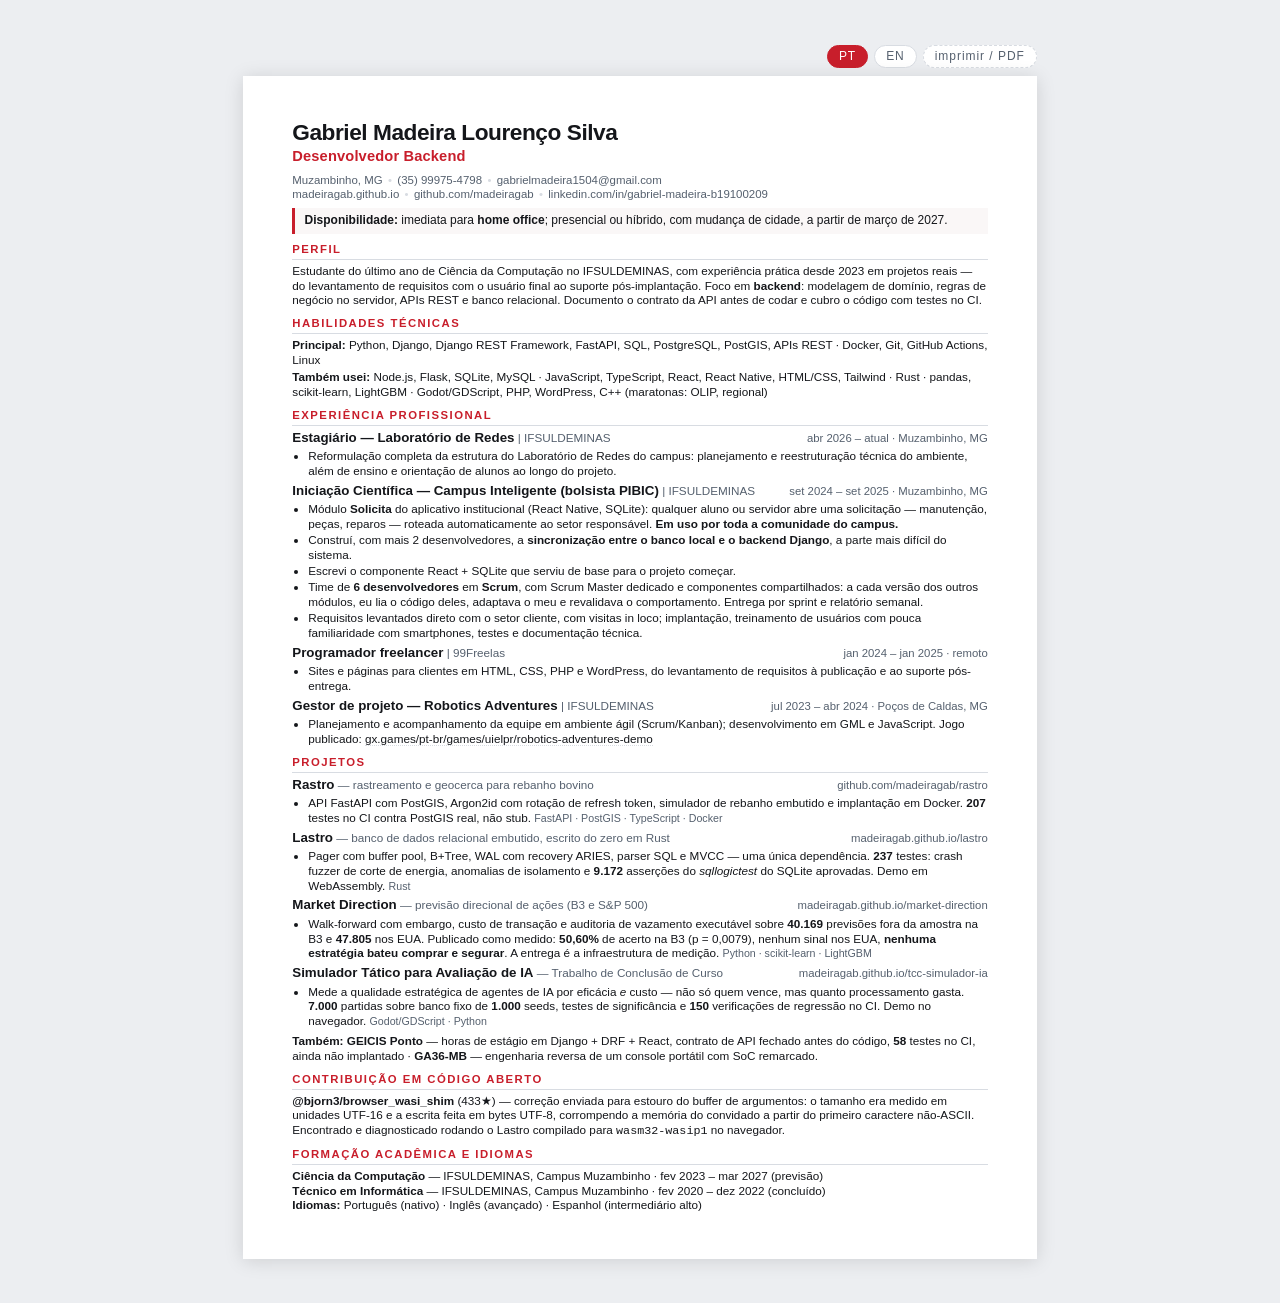
<file: curriculo.html>
<!DOCTYPE html>
<html lang="pt-BR">
<head>
<meta charset="utf-8" />
<meta name="viewport" content="width=device-width, initial-scale=1" />
<title>Gabriel Madeira — Currículo</title>
<meta name="description" content="Gabriel Madeira — Desenvolvedor Backend. Django, FastAPI, PostgreSQL, Rust. Currículo." />
<meta property="og:title" content="Gabriel Madeira — Currículo" />
<meta property="og:description" content="Desenvolvedor Backend. Django, FastAPI, PostgreSQL, Rust. Currículo de uma página." />
<meta property="og:image" content="https://madeiragab.github.io/assets/og.png" />
<meta property="og:image:width" content="1200" />
<meta property="og:image:height" content="630" />
<meta property="og:type" content="profile" />
<meta property="og:url" content="https://madeiragab.github.io/curriculo.html" />
<meta name="twitter:card" content="summary_large_image" />
<link rel="stylesheet" href="css/curriculo.css" />
</head>
<body>

<nav class="barra-idioma">
  <a href="curriculo.html" aria-current="page">PT</a>
  <a href="resume.html">EN</a>
  <a class="imprimir" href="#" onclick="window.print();return false;">imprimir / PDF</a>
</nav>

<main class="folha">

  <header>
    <h1>Gabriel Madeira Lourenço Silva</h1>
    <p class="cargo">Desenvolvedor Backend</p>
    <p class="contato">
      Muzambinho, MG<span class="sep">•</span>(35) 99975-4798<span class="sep">•</span><a href="mailto:gabrielmadeira1504@gmail.com">gabrielmadeira1504@gmail.com</a><br />
      <a href="https://madeiragab.github.io">madeiragab.github.io</a><span class="sep">•</span><a href="https://github.com/madeiragab">github.com/madeiragab</a><span class="sep">•</span><a href="https://www.linkedin.com/in/gabriel-madeira-b19100209/">linkedin.com/in/gabriel-madeira-b19100209</a>
    </p>
  </header>

  <p class="disponibilidade">
    <strong>Disponibilidade:</strong> imediata para <strong>home office</strong>; presencial ou
    híbrido, com mudança de cidade, a partir de março de 2027.
  </p>

  <h2>Perfil</h2>
  <p>
    Estudante do último ano de Ciência da Computação no IFSULDEMINAS, com experiência prática
    desde 2023 em projetos reais — do levantamento de requisitos com o usuário final ao suporte
    pós-implantação. Foco em <b>backend</b>: modelagem de domínio, regras de negócio no servidor,
    APIs REST e banco relacional. Documento o contrato da API antes de codar e cubro o código
    com testes no CI.
  </p>

  <h2>Habilidades técnicas</h2>
  <p class="hab"><b>Principal:</b> Python, Django, Django REST Framework, FastAPI, SQL, PostgreSQL, PostGIS, APIs REST · Docker, Git, GitHub Actions, Linux</p>
  <p class="hab"><b>Também usei:</b> Node.js, Flask, SQLite, MySQL · JavaScript, TypeScript, React, React Native, HTML/CSS, Tailwind · Rust · pandas, scikit-learn, LightGBM · Godot/GDScript, PHP, WordPress, C++ (maratonas: OLIP, regional)</p>

  <h2>Experiência profissional</h2>

  <div class="item">
    <div class="titulo-item">
      <span><span class="cargo-linha">Estagiário — Laboratório de Redes</span> <span class="onde">| IFSULDEMINAS</span></span>
      <span class="quando">abr 2026 – atual · Muzambinho, MG</span>
    </div>
    <ul>
      <li>Reformulação completa da estrutura do Laboratório de Redes do campus: planejamento e reestruturação técnica do ambiente, além de ensino e orientação de alunos ao longo do projeto.</li>
    </ul>
  </div>

  <div class="item">
    <div class="titulo-item">
      <span><span class="cargo-linha">Iniciação Científica — Campus Inteligente (bolsista PIBIC)</span> <span class="onde">| IFSULDEMINAS</span></span>
      <span class="quando">set 2024 – set 2025 · Muzambinho, MG</span>
    </div>
    <ul>
      <li>Módulo <b>Solicita</b> do aplicativo institucional (React Native, SQLite): qualquer aluno ou servidor abre uma solicitação — manutenção, peças, reparos — roteada automaticamente ao setor responsável. <b>Em uso por toda a comunidade do campus.</b></li>
      <li>Construí, com mais 2 desenvolvedores, a <b>sincronização entre o banco local e o backend Django</b>, a parte mais difícil do sistema.</li>
      <li>Escrevi o componente React + SQLite que serviu de base para o projeto começar.</li>
      <li>Time de <b>6 desenvolvedores</b> em <b>Scrum</b>, com Scrum Master dedicado e componentes compartilhados: a cada versão dos outros módulos, eu lia o código deles, adaptava o meu e revalidava o comportamento. Entrega por sprint e relatório semanal.</li>
      <li>Requisitos levantados direto com o setor cliente, com visitas in loco; implantação, treinamento de usuários com pouca familiaridade com smartphones, testes e documentação técnica.</li>
    </ul>
  </div>

  <div class="item">
    <div class="titulo-item">
      <span><span class="cargo-linha">Programador freelancer</span> <span class="onde">| 99Freelas</span></span>
      <span class="quando">jan 2024 – jan 2025 · remoto</span>
    </div>
    <ul>
      <li>Sites e páginas para clientes em HTML, CSS, PHP e WordPress, do levantamento de requisitos à publicação e ao suporte pós-entrega.</li>
    </ul>
  </div>

  <div class="item">
    <div class="titulo-item">
      <span><span class="cargo-linha">Gestor de projeto — Robotics Adventures</span> <span class="onde">| IFSULDEMINAS</span></span>
      <span class="quando">jul 2023 – abr 2024 · Poços de Caldas, MG</span>
    </div>
    <ul>
      <li>Planejamento e acompanhamento da equipe em ambiente ágil (Scrum/Kanban); desenvolvimento em GML e JavaScript. Jogo publicado: <a class="link" href="https://gx.games/pt-br/games/uielpr/robotics-adventures-demo">gx.games/pt-br/games/uielpr/robotics-adventures-demo</a></li>
    </ul>
  </div>

  <h2>Projetos</h2>

  <div class="item">
    <div class="titulo-item">
      <span><span class="cargo-linha">Rastro</span> <span class="onde">— rastreamento e geocerca para rebanho bovino</span></span>
      <span class="quando">github.com/madeiragab/rastro</span>
    </div>
    <ul>
      <li>API FastAPI com PostGIS, Argon2id com rotação de refresh token, simulador de rebanho embutido e implantação em Docker. <span class="num">207</span> testes no CI contra PostGIS real, não stub. <span class="stack-inline">FastAPI · PostGIS · TypeScript · Docker</span></li>
    </ul>
  </div>

  <div class="item">
    <div class="titulo-item">
      <span><span class="cargo-linha">Lastro</span> <span class="onde">— banco de dados relacional embutido, escrito do zero em Rust</span></span>
      <span class="quando">madeiragab.github.io/lastro</span>
    </div>
    <ul>
      <li>Pager com buffer pool, B+Tree, WAL com recovery ARIES, parser SQL e MVCC — uma única dependência. <span class="num">237</span> testes: crash fuzzer de corte de energia, anomalias de isolamento e <span class="num">9.172</span> asserções do <i>sqllogictest</i> do SQLite aprovadas. Demo em WebAssembly. <span class="stack-inline">Rust</span></li>
    </ul>
  </div>

  <div class="item">
    <div class="titulo-item">
      <span><span class="cargo-linha">Market Direction</span> <span class="onde">— previsão direcional de ações (B3 e S&amp;P 500)</span></span>
      <span class="quando">madeiragab.github.io/market-direction</span>
    </div>
    <ul>
      <li>Walk-forward com embargo, custo de transação e auditoria de vazamento executável sobre <span class="num">40.169</span> previsões fora da amostra na B3 e <span class="num">47.805</span> nos EUA. Publicado como medido: <span class="num">50,60%</span> de acerto na B3 (p = 0,0079), nenhum sinal nos EUA, <b>nenhuma estratégia bateu comprar e segurar</b>. A entrega é a infraestrutura de medição. <span class="stack-inline">Python · scikit-learn · LightGBM</span></li>
    </ul>
  </div>

  <div class="item">
    <div class="titulo-item">
      <span><span class="cargo-linha">Simulador Tático para Avaliação de IA</span> <span class="onde">— Trabalho de Conclusão de Curso</span></span>
      <span class="quando">madeiragab.github.io/tcc-simulador-ia</span>
    </div>
    <ul>
      <li>Mede a qualidade estratégica de agentes de IA por eficácia <i>e</i> custo — não só quem vence, mas quanto processamento gasta. <span class="num">7.000</span> partidas sobre banco fixo de <span class="num">1.000</span> seeds, testes de significância e <span class="num">150</span> verificações de regressão no CI. Demo no navegador. <span class="stack-inline">Godot/GDScript · Python</span></li>
    </ul>
  </div>

  <p class="tambem">
    <b>Também:</b> <b>GEICIS Ponto</b> — horas de estágio em Django + DRF + React, contrato de API
    fechado antes do código, <span class="num">58</span> testes no CI, ainda não implantado · <b>GA36-MB</b> — engenharia reversa de um console portátil com SoC remarcado.
  </p>

  <h2>Contribuição em código aberto</h2>
  <p>
    <b>@bjorn3/browser_wasi_shim</b> (433★) — correção enviada para estouro do buffer de argumentos:
    o tamanho era medido em unidades UTF-16 e a escrita feita em bytes UTF-8, corrompendo a memória
    do convidado a partir do primeiro caractere não-ASCII. Encontrado e diagnosticado rodando o
    Lastro compilado para <code>wasm32-wasip1</code> no navegador.
  </p>

  <h2>Formação acadêmica e idiomas</h2>
  <p class="formacao">
    <b>Ciência da Computação</b> — IFSULDEMINAS, Campus Muzambinho · fev 2023 – mar 2027 (previsão)<br />
    <b>Técnico em Informática</b> — IFSULDEMINAS, Campus Muzambinho · fev 2020 – dez 2022 (concluído)<br />
    <b>Idiomas:</b> Português (nativo) · Inglês (avançado) · Espanhol (intermediário alto)
  </p>

</main>
</body>
</html>
</file>
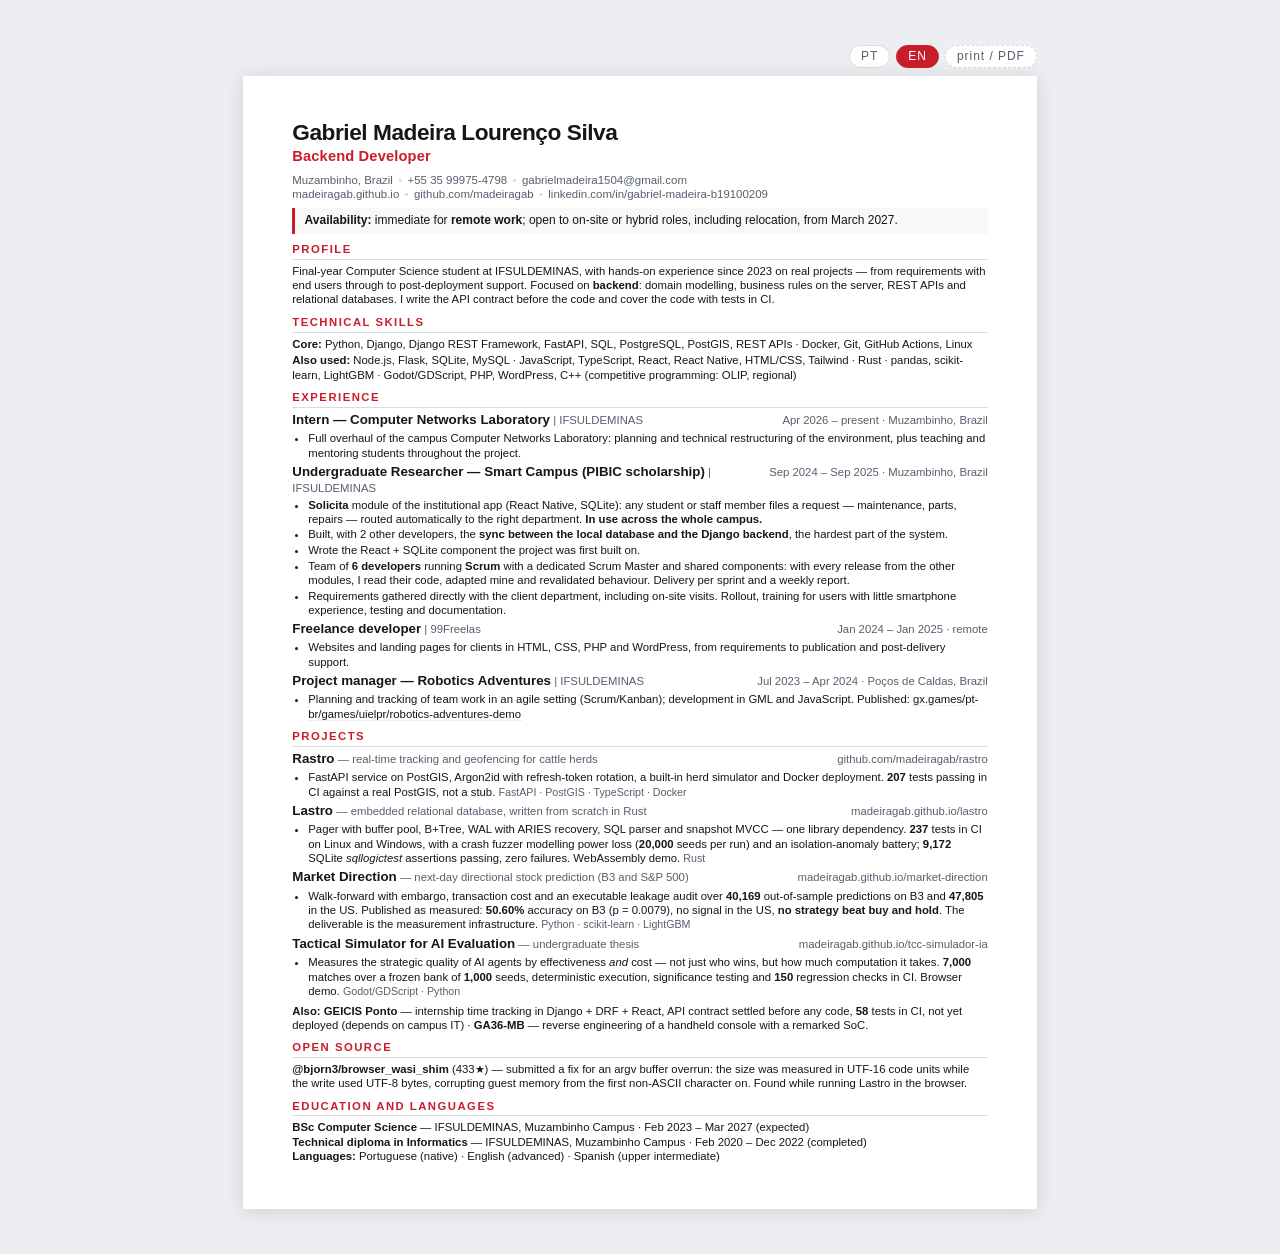
<file: resume.html>
<!DOCTYPE html>
<html lang="en">
<head>
<meta charset="utf-8" />
<meta name="viewport" content="width=device-width, initial-scale=1" />
<title>Gabriel Madeira — Resume</title>
<meta name="description" content="Gabriel Madeira — Backend Developer. Django, FastAPI, PostgreSQL, Rust. Resume." />
<meta property="og:title" content="Gabriel Madeira — Resume" />
<meta property="og:description" content="Backend Developer. Django, FastAPI, PostgreSQL, Rust. One-page resume." />
<meta property="og:image" content="https://madeiragab.github.io/assets/og.png" />
<meta property="og:image:width" content="1200" />
<meta property="og:image:height" content="630" />
<meta property="og:type" content="profile" />
<meta property="og:url" content="https://madeiragab.github.io/resume.html" />
<meta name="twitter:card" content="summary_large_image" />
<link rel="stylesheet" href="css/curriculo.css" />
</head>
<body class="denso">

<nav class="barra-idioma">
  <a href="curriculo.html">PT</a>
  <a href="resume.html" aria-current="page">EN</a>
  <a class="imprimir" href="#" onclick="window.print();return false;">print / PDF</a>
</nav>

<main class="folha">

  <header>
    <h1>Gabriel Madeira Lourenço Silva</h1>
    <p class="cargo">Backend Developer</p>
    <p class="contato">
      Muzambinho, Brazil<span class="sep">•</span>+55 35 99975-4798<span class="sep">•</span><a href="mailto:gabrielmadeira1504@gmail.com">gabrielmadeira1504@gmail.com</a><br />
      <a href="https://madeiragab.github.io">madeiragab.github.io</a><span class="sep">•</span><a href="https://github.com/madeiragab">github.com/madeiragab</a><span class="sep">•</span><a href="https://www.linkedin.com/in/gabriel-madeira-b19100209/">linkedin.com/in/gabriel-madeira-b19100209</a>
    </p>
  </header>

  <p class="disponibilidade">
    <strong>Availability:</strong> immediate for <strong>remote work</strong>; open to on-site or
    hybrid roles, including relocation, from March 2027.
  </p>

  <h2>Profile</h2>
  <p>
    Final-year Computer Science student at IFSULDEMINAS, with hands-on experience since 2023 on
    real projects — from requirements with end users through to post-deployment support. Focused on
    <b>backend</b>: domain modelling, business rules on the server, REST APIs and relational
    databases. I write the API contract before the code and cover the code with tests in CI.
  </p>

  <h2>Technical skills</h2>
  <p class="hab"><b>Core:</b> Python, Django, Django REST Framework, FastAPI, SQL, PostgreSQL, PostGIS, REST APIs · Docker, Git, GitHub Actions, Linux</p>
  <p class="hab"><b>Also used:</b> Node.js, Flask, SQLite, MySQL · JavaScript, TypeScript, React, React Native, HTML/CSS, Tailwind · Rust · pandas, scikit-learn, LightGBM · Godot/GDScript, PHP, WordPress, C++ (competitive programming: OLIP, regional)</p>

  <h2>Experience</h2>

  <div class="item">
    <div class="titulo-item">
      <span><span class="cargo-linha">Intern — Computer Networks Laboratory</span> <span class="onde">| IFSULDEMINAS</span></span>
      <span class="quando">Apr 2026 – present · Muzambinho, Brazil</span>
    </div>
    <ul>
      <li>Full overhaul of the campus Computer Networks Laboratory: planning and technical restructuring of the environment, plus teaching and mentoring students throughout the project.</li>
    </ul>
  </div>

  <div class="item">
    <div class="titulo-item">
      <span><span class="cargo-linha">Undergraduate Researcher — Smart Campus (PIBIC scholarship)</span> <span class="onde">| IFSULDEMINAS</span></span>
      <span class="quando">Sep 2024 – Sep 2025 · Muzambinho, Brazil</span>
    </div>
    <ul>
      <li><b>Solicita</b> module of the institutional app (React Native, SQLite): any student or staff member files a request — maintenance, parts, repairs — routed automatically to the right department. <b>In use across the whole campus.</b></li>
      <li>Built, with 2 other developers, the <b>sync between the local database and the Django backend</b>, the hardest part of the system.</li>
      <li>Wrote the React + SQLite component the project was first built on.</li>
      <li>Team of <b>6 developers</b> running <b>Scrum</b> with a dedicated Scrum Master and shared components: with every release from the other modules, I read their code, adapted mine and revalidated behaviour. Delivery per sprint and a weekly report.</li>
      <li>Requirements gathered directly with the client department, including on-site visits. Rollout, training for users with little smartphone experience, testing and documentation.</li>
    </ul>
  </div>

  <div class="item">
    <div class="titulo-item">
      <span><span class="cargo-linha">Freelance developer</span> <span class="onde">| 99Freelas</span></span>
      <span class="quando">Jan 2024 – Jan 2025 · remote</span>
    </div>
    <ul>
      <li>Websites and landing pages for clients in HTML, CSS, PHP and WordPress, from requirements to publication and post-delivery support.</li>
    </ul>
  </div>

  <div class="item">
    <div class="titulo-item">
      <span><span class="cargo-linha">Project manager — Robotics Adventures</span> <span class="onde">| IFSULDEMINAS</span></span>
      <span class="quando">Jul 2023 – Apr 2024 · Poços de Caldas, Brazil</span>
    </div>
    <ul>
      <li>Planning and tracking of team work in an agile setting (Scrum/Kanban); development in GML and JavaScript. Published: <a class="link" href="https://gx.games/pt-br/games/uielpr/robotics-adventures-demo">gx.games/pt-br/games/uielpr/robotics-adventures-demo</a></li>
    </ul>
  </div>

  <h2>Projects</h2>

  <div class="item">
    <div class="titulo-item">
      <span><span class="cargo-linha">Rastro</span> <span class="onde">— real-time tracking and geofencing for cattle herds</span></span>
      <span class="quando">github.com/madeiragab/rastro</span>
    </div>
    <ul>
      <li>FastAPI service on PostGIS, Argon2id with refresh-token rotation, a built-in herd simulator and Docker deployment. <span class="num">207</span> tests passing in CI against a real PostGIS, not a stub. <span class="stack-inline">FastAPI · PostGIS · TypeScript · Docker</span></li>
    </ul>
  </div>

  <div class="item">
    <div class="titulo-item">
      <span><span class="cargo-linha">Lastro</span> <span class="onde">— embedded relational database, written from scratch in Rust</span></span>
      <span class="quando">madeiragab.github.io/lastro</span>
    </div>
    <ul>
      <li>Pager with buffer pool, B+Tree, WAL with ARIES recovery, SQL parser and snapshot MVCC — one library dependency. <span class="num">237</span> tests in CI on Linux and Windows, with a crash fuzzer modelling power loss (<span class="num">20,000</span> seeds per run) and an isolation-anomaly battery; <span class="num">9,172</span> SQLite <i>sqllogictest</i> assertions passing, zero failures. WebAssembly demo. <span class="stack-inline">Rust</span></li>
    </ul>
  </div>

  <div class="item">
    <div class="titulo-item">
      <span><span class="cargo-linha">Market Direction</span> <span class="onde">— next-day directional stock prediction (B3 and S&amp;P 500)</span></span>
      <span class="quando">madeiragab.github.io/market-direction</span>
    </div>
    <ul>
      <li>Walk-forward with embargo, transaction cost and an executable leakage audit over <span class="num">40,169</span> out-of-sample predictions on B3 and <span class="num">47,805</span> in the US. Published as measured: <span class="num">50.60%</span> accuracy on B3 (p = 0.0079), no signal in the US, <b>no strategy beat buy and hold</b>. The deliverable is the measurement infrastructure. <span class="stack-inline">Python · scikit-learn · LightGBM</span></li>
    </ul>
  </div>

  <div class="item">
    <div class="titulo-item">
      <span><span class="cargo-linha">Tactical Simulator for AI Evaluation</span> <span class="onde">— undergraduate thesis</span></span>
      <span class="quando">madeiragab.github.io/tcc-simulador-ia</span>
    </div>
    <ul>
      <li>Measures the strategic quality of AI agents by effectiveness <i>and</i> cost — not just who wins, but how much computation it takes. <span class="num">7,000</span> matches over a frozen bank of <span class="num">1,000</span> seeds, deterministic execution, significance testing and <span class="num">150</span> regression checks in CI. Browser demo. <span class="stack-inline">Godot/GDScript · Python</span></li>
    </ul>
  </div>

  <p class="tambem">
    <b>Also:</b> <b>GEICIS Ponto</b> — internship time tracking in Django + DRF + React, API contract
    settled before any code, <span class="num">58</span> tests in CI, not yet deployed (depends on campus IT) ·
    <b>GA36-MB</b> — reverse engineering of a handheld console with a remarked SoC.
  </p>

  <h2>Open source</h2>
  <p>
    <b>@bjorn3/browser_wasi_shim</b> (433★) — submitted a fix for an argv buffer overrun: the size
    was measured in UTF-16 code units while the write used UTF-8 bytes, corrupting guest memory
    from the first non-ASCII character on. Found while running Lastro in the browser.
  </p>

  <h2>Education and languages</h2>
  <p class="formacao">
    <b>BSc Computer Science</b> — IFSULDEMINAS, Muzambinho Campus · Feb 2023 – Mar 2027 (expected)<br />
    <b>Technical diploma in Informatics</b> — IFSULDEMINAS, Muzambinho Campus · Feb 2020 – Dec 2022 (completed)<br />
    <b>Languages:</b> Portuguese (native) · English (advanced) · Spanish (upper intermediate)
  </p>

</main>
</body>
</html>
</file>
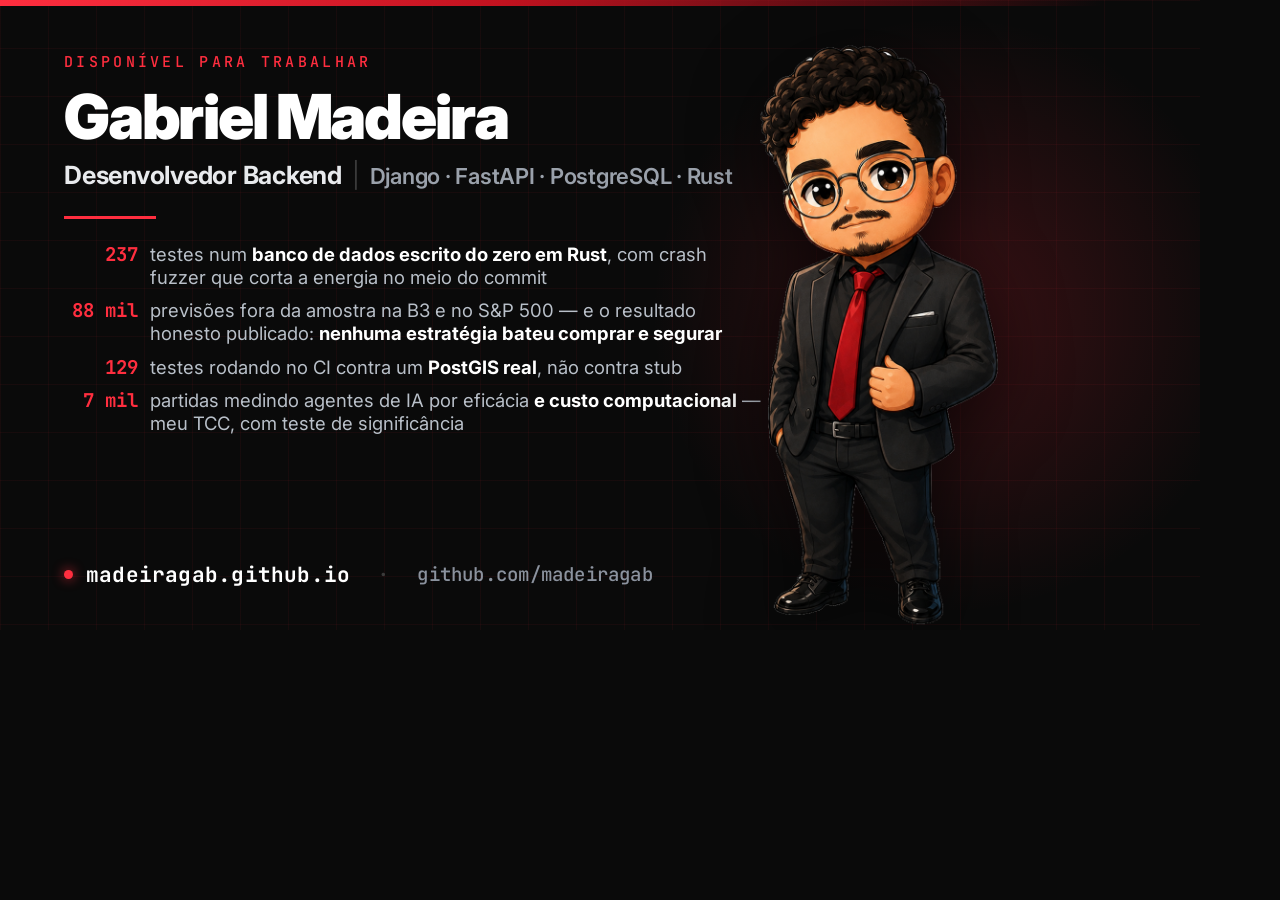
<file: assets/og-card.html>
<!DOCTYPE html>
<html lang="pt-BR">
<head>
<meta charset="utf-8" />
<!-- Fonte do assets/og.png. Renderizado a 1200x630 com:
     msedge --headless --force-device-scale-factor=2 --window-size=1200,630        --screenshot=og.png <este arquivo>
     e reduzido para 1200x630. Editar aqui e regerar, nao editar o PNG. -->
<style>
  @import url('https://fonts.googleapis.com/css2?family=Inter:wght@400;600;700;900&family=JetBrains+Mono:wght@500;700&display=swap');

  * { margin: 0; padding: 0; box-sizing: border-box; }

  html, body { width: 1200px; height: 630px; overflow: hidden; }

  body {
    background: #0a0a0a;
    font-family: Inter, "Segoe UI", system-ui, sans-serif;
    color: #fff;
    position: relative;
  }

  /* grade de fundo, quase imperceptível */
  .grade {
    position: absolute;
    inset: 0;
    background-image:
      linear-gradient(rgba(255, 46, 63, 0.055) 1px, transparent 1px),
      linear-gradient(90deg, rgba(255, 46, 63, 0.055) 1px, transparent 1px);
    background-size: 48px 48px;
  }

  /* brilho vermelho atrás do personagem */
  .brilho {
    position: absolute;
    right: -60px;
    top: 50%;
    transform: translateY(-50%);
    width: 620px;
    height: 620px;
    border-radius: 50%;
    background: radial-gradient(circle, rgba(255, 46, 63, 0.20) 0%, transparent 68%);
  }

  .barra-topo {
    position: absolute;
    top: 0;
    left: 0;
    width: 100%;
    height: 6px;
    background: linear-gradient(90deg, #ff2e3f 0%, #c1121f 42%, transparent 92%);
  }

  .conteudo {
    position: absolute;
    left: 64px;
    top: 52px;
    width: 700px;
  }

  .olho {
    font-family: "JetBrains Mono", monospace;
    font-size: 15px;
    font-weight: 500;
    letter-spacing: 0.22em;
    color: #ff2e3f;
    text-transform: uppercase;
    margin-bottom: 14px;
  }

  h1 {
    font-size: 62px;
    font-weight: 900;
    letter-spacing: -0.035em;
    line-height: 1.0;
  }

  .cargo {
    margin-top: 12px;
    font-size: 25px;
    font-weight: 700;
    color: #e8eaed;
    letter-spacing: -0.01em;
  }
  .cargo .barra { color: #3a3a3a; margin: 0 10px; font-weight: 400; }
  .cargo .stack { color: #9aa1ab; font-weight: 600; font-size: 22px; }

  .linha {
    margin-top: 26px;
    width: 92px;
    height: 3px;
    background: #ff2e3f;
  }

  .provas {
    margin-top: 24px;
    display: flex;
    flex-direction: column;
    gap: 10px;
  }

  .prova {
    display: flex;
    align-items: baseline;
    gap: 12px;
    font-size: 18.5px;
    color: #b9c0c9;
    line-height: 1.25;
  }
  .prova .n {
    font-family: "JetBrains Mono", monospace;
    font-weight: 700;
    font-size: 19px;
    color: #ff2e3f;
    min-width: 74px;
    text-align: right;
    flex: none;
  }
  .prova b { color: #fff; font-weight: 700; }

  .rodape {
    position: absolute;
    left: 64px;
    bottom: 42px;
    display: flex;
    align-items: center;
    gap: 13px;
    font-family: "JetBrains Mono", monospace;
    font-size: 21px;
    font-weight: 700;
    letter-spacing: 0.01em;
  }
  .ponto {
    width: 9px;
    height: 9px;
    border-radius: 50%;
    background: #ff2e3f;
    box-shadow: 0 0 12px rgba(255, 46, 63, 0.85);
  }
  .rodape .sep { color: #3a3a3a; margin: 0 14px; font-weight: 400; }
  .rodape .gh { color: #8b929e; font-weight: 500; font-size: 19px; }

  .chibi {
    position: absolute;
    right: 30px;
    bottom: 0;
    height: 600px;
    filter: drop-shadow(0 12px 34px rgba(0, 0, 0, 0.65));
  }
</style>
</head>
<body>
  <div class="grade"></div>
  <div class="brilho"></div>
  <div class="barra-topo"></div>

  <div class="conteudo">
    <p class="olho">Disponível para trabalhar</p>
    <h1>Gabriel Madeira</h1>
    <p class="cargo">
      Desenvolvedor Backend<span class="barra">|</span><span class="stack">Django · FastAPI · PostgreSQL · Rust</span>
    </p>

    <div class="linha"></div>

    <div class="provas">
      <div class="prova">
        <span class="n">237</span>
        <span>testes num <b>banco de dados escrito do zero em Rust</b>, com crash fuzzer que corta a energia no meio do commit</span>
      </div>
      <div class="prova">
        <span class="n">88 mil</span>
        <span>previsões fora da amostra na B3 e no S&amp;P 500 — e o resultado honesto publicado: <b>nenhuma estratégia bateu comprar e segurar</b></span>
      </div>
      <div class="prova">
        <span class="n">129</span>
        <span>testes rodando no CI contra um <b>PostGIS real</b>, não contra stub</span>
      </div>
      <div class="prova">
        <span class="n">7 mil</span>
        <span>partidas medindo agentes de IA por eficácia <b>e custo computacional</b> — meu TCC, com teste de significância</span>
      </div>
    </div>
  </div>

  <p class="rodape">
    <span class="ponto"></span>madeiragab.github.io<span class="sep">·</span><span class="gh">github.com/madeiragab</span>
  </p>

  <img class="chibi" src="gabriel-chibi.png" alt="" />
</body>
</html>
</file>
<file: css/curriculo.css>
/* Currículo — folha A4, uma página, usada por curriculo.html e resume.html.
   Uma fonte, dois destinos: quem chega pelo navegador lê, quem precisa do
   arquivo imprime para PDF (Ctrl+P). */

:root {
  --tinta: #14161a;
  --fraco: #55606e;
  --linha: #d8dce2;
  --vermelho: #c81e2b;
  --sans: "Inter", -apple-system, "Segoe UI", Roboto, Helvetica, Arial, sans-serif;
}

* { box-sizing: border-box; }

html { background: #eceef1; }

body {
  margin: 0;
  font-family: var(--sans);
  color: var(--tinta);
  font-size: 8.8pt;
  line-height: 1.26;
  -webkit-font-smoothing: antialiased;
}

.folha {
  position: relative;
  width: 210mm;
  min-height: 297mm;
  margin: 12mm auto;
  padding: 11mm 13mm;
  background: #fff;
  box-shadow: 0 2px 18px rgba(0, 0, 0, 0.13);
}

/* ---------- barra de idioma (só na tela) ---------- */

.barra-idioma {
  width: 210mm;
  margin: 12mm auto -10mm;
  display: flex;
  justify-content: flex-end;
  gap: 6px;
  font-family: var(--sans);
}
.barra-idioma a {
  font-size: 9pt;
  letter-spacing: 0.08em;
  text-decoration: none;
  color: var(--fraco);
  background: #fff;
  border: 1px solid var(--linha);
  border-radius: 999px;
  padding: 3px 11px;
}
.barra-idioma a:hover { border-color: var(--vermelho); color: var(--vermelho); }
.barra-idioma a[aria-current="page"] {
  color: #fff;
  background: var(--vermelho);
  border-color: var(--vermelho);
}
.barra-idioma .imprimir { border-style: dashed; }

/* ---------- cabeçalho ---------- */

h1 {
  margin: 0;
  font-size: 17pt;
  font-weight: 800;
  letter-spacing: -0.02em;
}

.cargo {
  margin: 1pt 0 0;
  font-size: 11pt;
  font-weight: 600;
  color: var(--vermelho);
  letter-spacing: 0.01em;
}

.contato {
  margin: 5pt 0 0;
  font-size: 8.6pt;
  color: var(--fraco);
}
.contato a { color: var(--fraco); text-decoration: none; }
.contato .sep { color: var(--linha); padding: 0 4pt; }

.disponibilidade {
  margin-top: 5pt;
  padding: 4pt 7pt;
  border-left: 2.5pt solid var(--vermelho);
  background: #faf7f7;
  font-size: 9pt;
}
.disponibilidade strong { font-weight: 700; }

/* ---------- seções ---------- */

h2 {
  margin: 6pt 0 3pt;
  padding-bottom: 2pt;
  border-bottom: 0.8pt solid var(--linha);
  font-size: 8.5pt;
  font-weight: 700;
  letter-spacing: 0.13em;
  text-transform: uppercase;
  color: var(--vermelho);
}

p { margin: 0 0 3pt; }

.item { margin-bottom: 3pt; }
.item:last-child { margin-bottom: 0; }

.titulo-item {
  display: flex;
  justify-content: space-between;
  align-items: baseline;
  gap: 8pt;
}
.titulo-item .cargo-linha { font-weight: 700; font-size: 10pt; }
.titulo-item .onde { font-weight: 400; color: var(--fraco); }
.titulo-item .quando {
  font-size: 8.5pt;
  color: var(--fraco);
  white-space: nowrap;
}

ul { margin: 2pt 0 0; padding-left: 12pt; }
li { margin-bottom: 1pt; }

.num { font-weight: 700; }

.stack-inline {
  color: var(--fraco);
  font-size: 8pt;
  white-space: nowrap;
}

.hab { margin-bottom: 2pt; }
.tambem { margin-top: 4pt; }
.hab b { font-weight: 700; }

a.link {
  color: var(--tinta);
  text-decoration: none;
  border-bottom: 0.5pt dotted var(--linha);
}

.formacao { margin-top: 1pt; }

/* O mesmo conteudo em ingles ocupa mais linhas; a escala compensa
   para que as duas versoes fechem em uma pagina. */
body.denso { font-size: 8.5pt; }

/* ---------- impressão ---------- */

@media print {
  html { background: #fff; }
  .barra-idioma { display: none; }
  .folha {
    width: auto;
    min-height: 0;
    margin: 0;
    padding: 0;
    box-shadow: none;
  }
  @page { size: A4; margin: 7mm 12mm; }
  a { color: inherit; }
}

/* ---------- tela estreita ---------- */

@media screen and (max-width: 224mm) {
  .folha, .barra-idioma { width: auto; margin-left: 8px; margin-right: 8px; }
  .folha { padding: 18px 16px; min-height: 0; }
  .barra-idioma { margin-bottom: -6px; }
  .titulo-item { flex-direction: column; gap: 0; }
  .titulo-item .quando { white-space: normal; }
}
</file>
